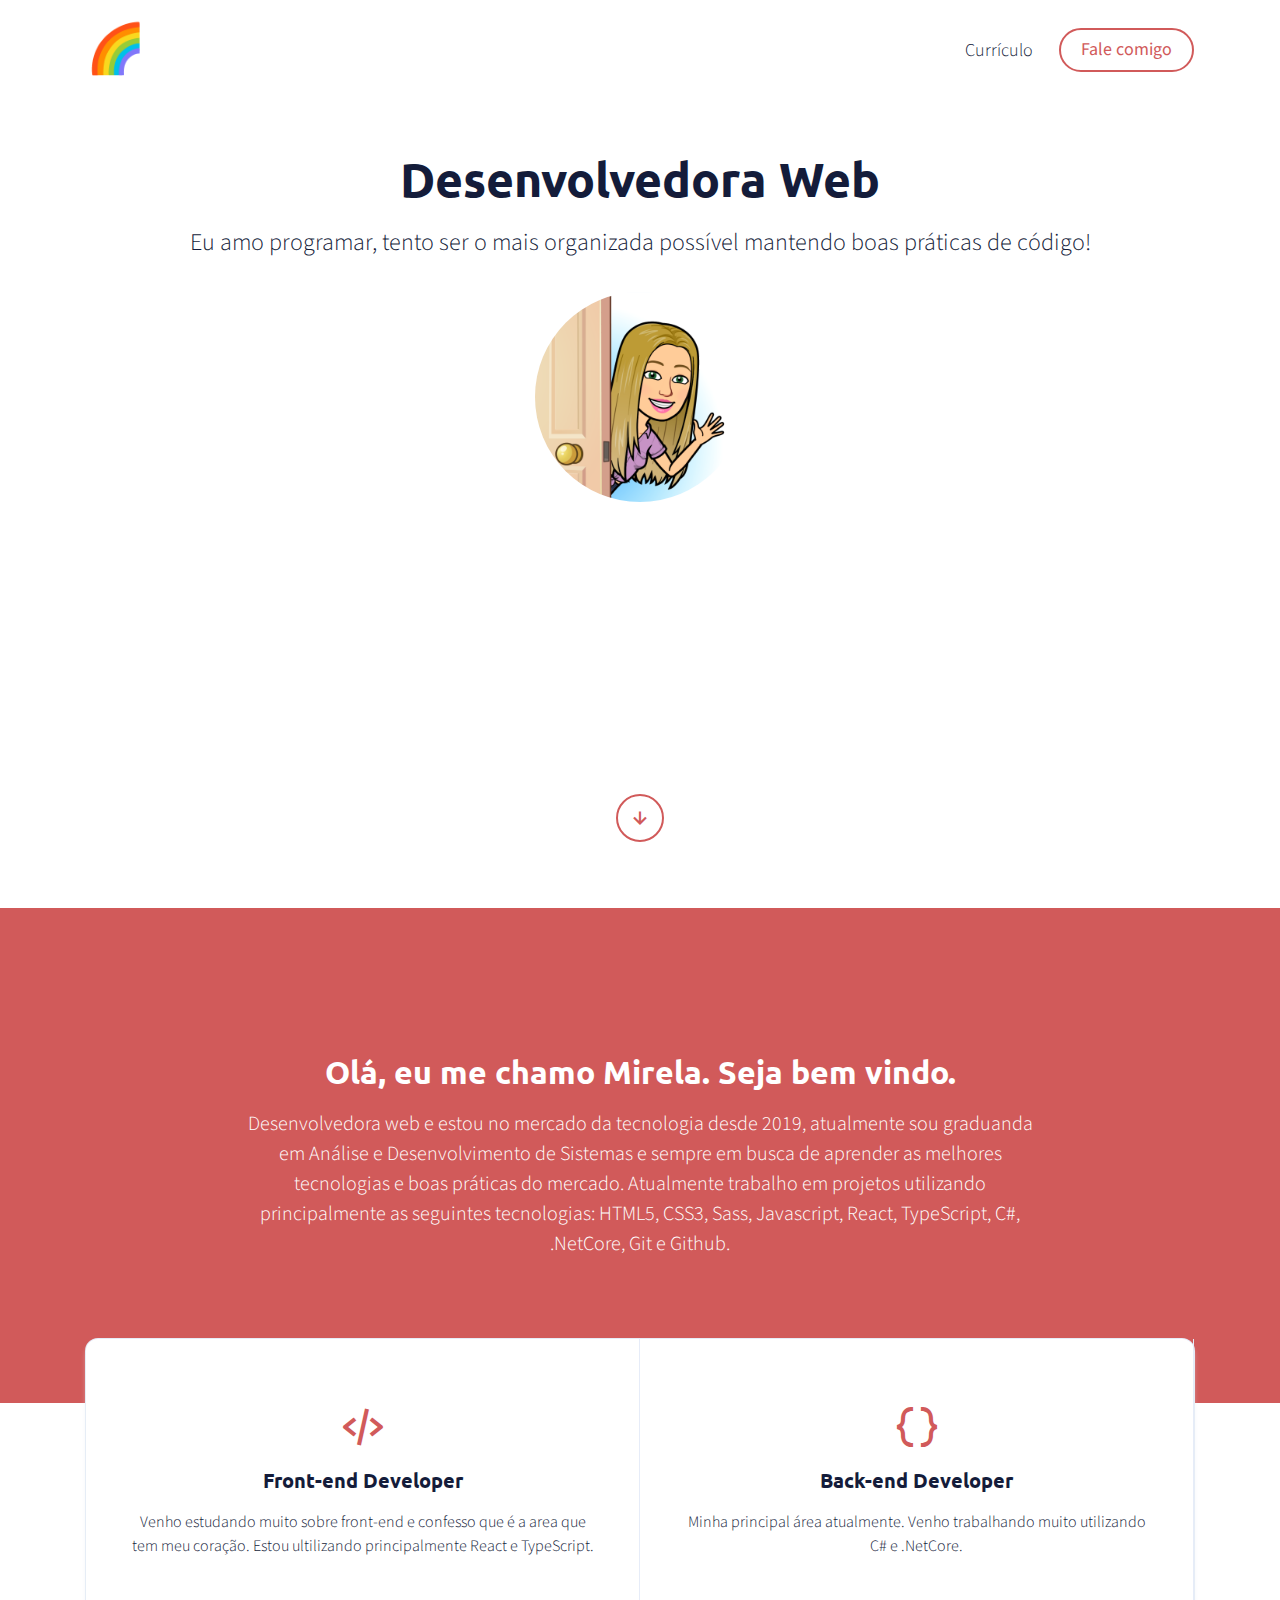
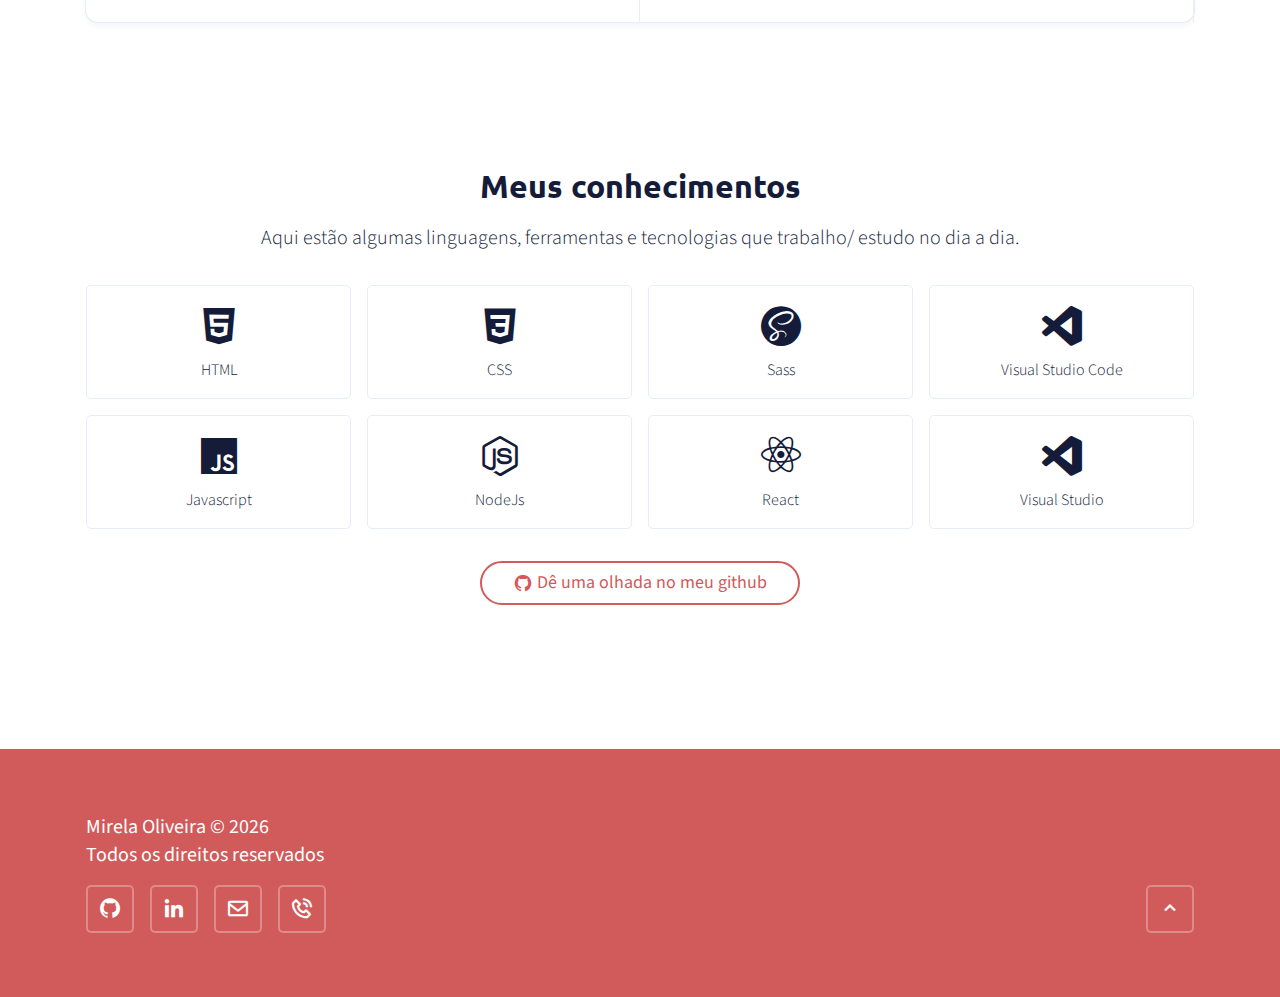
<file: index.html>
<!DOCTYPE html>
<html lang="pt-br">
  <head>
    <link rel="preconnect" href="https://fonts.googleapis.com" />
    <link rel="preconnect" href="https://fonts.gstatic.com" crossorigin />
    <meta charset="UTF-8" />
    <meta name="viewport" content="width=device-width, initial-scale=1.0" />
    <meta
      name="description"
      content="Desenvolvedor Front-End, Tecnólogo em Análise e Desenvolvimento de Sistemas"
    />
    <link rel="shortcut icon" href="favicon.ico" type="image/x-icon" />

    <!-- BOX ICONS -->
    <link
      href="https://unpkg.com/boxicons@2.1.2/css/boxicons.min.css"
      rel="stylesheet"
    />

    <!-- SWIPER -->
    <link
      rel="stylesheet"
      href="https://unpkg.com/swiper@8/swiper-bundle.min.css"
    />

    <!-- FONTS -->
    <link
      href="https://fonts.googleapis.com/css2?family=Source+Sans+Pro:ital,wght@0,300;0,400;1,300&family=Ubuntu:wght@700&display=swap"
      rel="stylesheet"
    />

    <link rel="stylesheet" href="css/reset.css" />
    <link rel="stylesheet" href="css/home.css" />

    <title>Mirela Oliveira | Desenvolvedora Web</title>
  </head>
  <body>
    <header class="header">
      <div class="container">
        <div class="header-brand">&#x1F308</div>
        <nav class="header-menu">
          <a download href="./assets/MirelaDomingos.pdf">Currículo</a>

          <a class="button" href="mailto:mireladomingos4@gmail.com">
            Fale comigo
          </a>
        </nav>
      </div>
    </header>

    <section class="hero">
      <div class="container">
        <h1 class="hero-title">Desenvolvedora Web</h1>
        <p class="hero-description">
          Eu amo programar, tento ser o mais organizada possível mantendo boas práticas de
          código!
        </p>

        <img
          class="hero-image"
          src="assets/perfil.png"
          alt="Mirela Oliveira"
        />

        <a aria-label="Rolar para baixo" class="scroll-down" href="#about">
          <i class="bx bx-down-arrow-alt"></i>
        </a>
      </div>
    </section>

    <section class="about py-5 px-2" id="about">
      <div class="container">
        <h2 class="title">Olá, eu me chamo Mirela. Seja bem vindo.</h2>
        <p class="description">
          Desenvolvedora web e estou no mercado da tecnologia desde 2019,
          atualmente sou graduanda em Análise e Desenvolvimento de Sistemas e sempre em busca de
          aprender as melhores tecnologias e boas práticas do mercado.
          Atualmente trabalho em projetos utilizando principalmente as seguintes
          tecnologias: HTML5, CSS3, Sass, Javascript, React, TypeScript, C#, .NetCore, Git e Github.
        </p>
      </div>
    </section>

    <div class="services">
      <div class="container">
        <div class="services-cards">
          <div class="service-card">
            <i class="bx bx-code-alt"></i>
            <h3>Front-end Developer</h3>
            <p>
             Venho estudando muito sobre front-end e confesso que é a area que tem meu coração. 
             Estou ultilizando principalmente React e TypeScript.
            </p>
          </div>

          <div class="service-card">
            <i class="bx bx-code-curly"></i>
            <h3>Back-end Developer</h3>
            <p>
             Minha principal área atualmente. Venho trabalhando muito utilizando C# e .NetCore.
            </p>
          </div>
        </div>
      </div>
    </div>

    <section class="skills py-5 px-2">
      <div class="container">
        <h2 class="title">Meus conhecimentos</h2>
        <p class="description">
          Aqui estão algumas linguagens, ferramentas e tecnologias que trabalho/ estudo
          no dia a dia.
        </p>

        <div class="skills-grid">
          <div class="skills-card">
            <i class="bx bxl-html5"></i>
            <span>HTML</span>
          </div>

          <div class="skills-card">
            <i class="bx bxl-css3"></i>
            <span>CSS</span>
          </div>

          <div class="skills-card">
            <i class="bx bxl-sass"></i>
            <span>Sass</span>
          </div>

          <div class="skills-card">
            <i class="bx bxl-visual-studio"></i>
            <span>Visual Studio Code</span>
          </div>

          <div class="skills-card">
            <i class="bx bxl-javascript"></i>
            <span>Javascript</span>
          </div>

          <div class="skills-card">
              <i class='bx bxl-nodejs'></i>
            <span>NodeJs</span>
          </div>

          <div class="skills-card">
            <i class="bx bxl-react"></i>
            <span>React</span>
          </div>

<div class="skills-card">
            <i class="bx bxl-visual-studio"></i>
            <span>Visual Studio </span>
          </div>
        </div>

        <a
          class="button github-link"
          href="https://github.com/MirelaOliveiraa"
          target="_blank"
        >
          <i class="bx bxl-github"></i> Dê uma olhada no meu github
        </a>
      </div>
    </section>

    <!-- <section class="testimonials px-2 pb-5">
      <div class="container">
        <h2 class="title">Depoimentos</h2>
        <p class="description">
          Algumas coisas boas ditas por pessoas que trabalharam comigo.
        </p>

        <div class="swiper">
          <div class="swiper-wrapper">
            <div class="swiper-slide">
              <div class="testimonial-block">
                <img src="assets/saulo.png" alt="Saulo Almeida" />
                <p>
                  "Tive o prazer de trabalhar com o Clodoaldo e, mesmo com pouca
                  experiência na época, pude notar o seu comprometimento e
                  responsabilidade. Ele é um excelente profissional que não se
                  contenta com pouco conhecimento e é isso que o torna um ótimo
                  programador, pois sempre está querendo aprender cada vez
                  mais."
                </p>

                <strong>Saulo Almeida</strong>
                <span>Back-end Developer</span>
              </div>
            </div>
            <div class="swiper-slide">
              <div class="testimonial-block">
                <img src="assets/mari.jpeg" alt="Marianne Gomes" />
                <p>
                  "Clodoaldo é um desenvolvedor incrível. Possui uma linha de
                  raciocínio rápida e eficaz na solução de diversos problemas
                  voltados a programação. Admiro muito sua capacidade de
                  inovação frente a tantos desafios e sua disponibilidade a
                  ajudar o próximo em suas trajetórias."
                </p>

                <strong>Marianne Gomes</strong>
                <span>Front-end Developer</span>
              </div>
            </div>
            <div class="swiper-slide">
              <div class="testimonial-block">
                <img src="assets/alerrandro.jpeg" alt="Alerrandro Tome" />
                <p>
                  "Clodoaldo foi um dos melhores front-end que eu já tive a
                  oportunidade de trabalhar. Nunca negou desafios e sempre que
                  precisou aprendeu novas coisas e entregou ótimos resultados."
                </p>

                <strong>Alerrandro Tome</strong>
                <span>Back-end Developer</span>
              </div>
            </div>
            <div class="swiper-slide">
              <div class="testimonial-block">
                <img src="assets/yuri.jpeg" alt="José Yuri Lima" />
                <p>
                  "Trabalhar ao lado do Clodoaldo foi uma ótima experiência,
                  sempre atento as novidades sobre a área de desenvolvimento, em
                  especial o front-end ,o que nos permita várias discussões
                  engrandecedoras sobre os processos e técnicas de
                  desenvolvimento."
                </p>

                <strong>José Yuri Lima</strong>
                <span>Front-end Developer</span>
              </div>
            </div>
          </div>

          <div class="swiper-pagination"></div>
        </div>
      </div>
    </section> -->

    <footer class="footer">
      <div class="container">
        <div class="footer-left">
          <p>Mirela Oliveira © <span id="year"></span></p>
          <p>Todos os direitos reservados</p>

          <div class="social-links">
            <a
              aria-label="Acessar Github"
              href="https://github.com/MirelaOliveiraa"
              target="_blank"
            >
              <i class="bx bxl-github"></i>
            </a>

            <a
              aria-label="Acessar Linkedin"
              href="https://www.linkedin.com/in/mirela-domingos-04655b227"
              target="_blank"
            >
              <i class="bx bxl-linkedin"></i>
            </a>

            <!-- <a
              aria-label="Acessar Instagram"
              href="https://www.instagram.com/clododev/"
              target="_blank"
            >
              <i class="bx bxl-instagram"></i>
            </a> -->

            <a
              aria-label="Enviar email"
              href="mailto:mireladomingos4@gmail.com"
              target="_blank"
            >
              <i class="bx bx-envelope"></i>
            </a>

            <a
              aria-label="Ligar para o celular"
              href="tel:85992290177"
              target="_blank"
            >
              <i class="bx bx-phone-call"></i>
            </a>
          </div>
        </div>

        <div class="footer-right">
          <button
            type="button"
            aria-label="Ir para o topo da página"
            class="scroll-top"
          >
            <i class="bx bx-chevron-up"></i>
          </button>
        </div>
      </div>
    </footer>

    <script src="https://unpkg.com/swiper@8/swiper-bundle.min.js"></script>
    <script src="js/main.js"></script>
  </body>
</html>
</file>
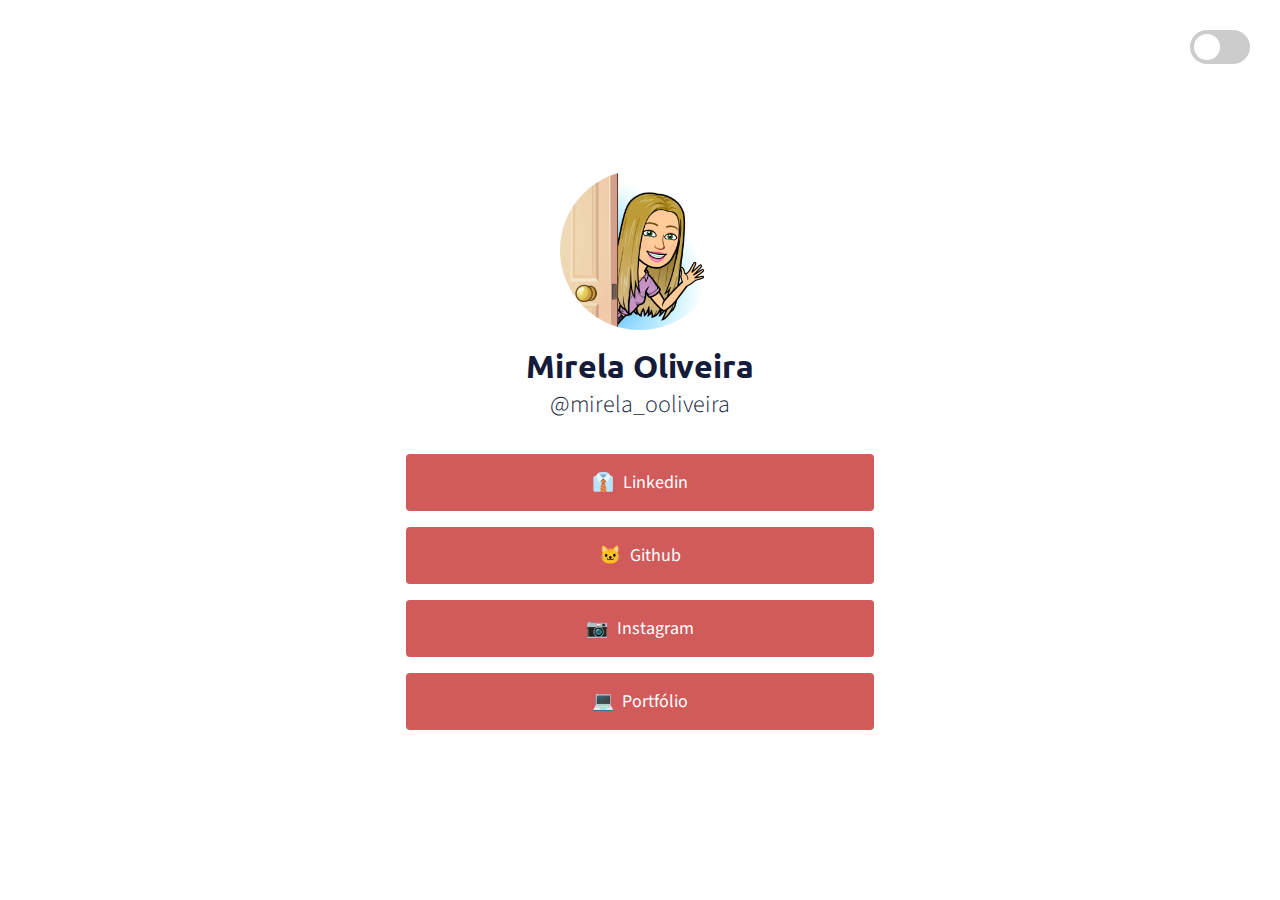
<file: bio.html>
<!DOCTYPE html>
<html lang="pt-br">
  <head>
    <link rel="preconnect" href="https://fonts.googleapis.com" />
    <link rel="preconnect" href="https://fonts.gstatic.com" crossorigin />
    <meta charset="UTF-8" />
    <meta name="viewport" content="width=device-width, initial-scale=1.0" />
    <meta
      name="description"
      content="Desenvolvedora web, Graduanda em Análise e Desenvolvimento de Sistemas"
    />

    <link rel="shortcut icon" href="favicon.ico" type="image/x-icon" />

    <!-- FONTS -->
    <link
      href="https://fonts.googleapis.com/css2?family=Source+Sans+Pro:ital,wght@0,300;0,400;1,300&family=Ubuntu:wght@700&display=swap"
      rel="stylesheet"
    />

    <link rel="stylesheet" href="css/reset.css" />
    <link rel="stylesheet" href="css/bio.css" />

    <title>Mirela Oliveira | Bio</title>
  </head>
  <body>
    <div class="bio-wrapper">
      <div class="switch-theme">
        <label class="switch">
          <input id="toggle-switch" type="checkbox" />
          <span class="slider round"></span>
        </label>
      </div>

      <div class="bio-container">
        <div class="bio-profile">
          <img src="assets/perfil.png" alt="Mirela Oliveira" />

          <h1>Mirela Oliveira</h1>
          <p>@mirela_ooliveira</p>
        </div>

        <div class="bio-links">
          <a
            class="bio-link"
              href="https://www.linkedin.com/in/mirela-domingos-04655b227"
            target="_blank"
          >
            <span class="bio-link-emoji">👔</span>
            Linkedin
          </a>

          <a
            class="bio-link"
            href="https://github.com/MirelaOliveiraa"
            target="_blank"
          >
            <span class="bio-link-emoji">🐱</span>
            Github
          </a>

          <a
            class="bio-link"
            href="https://www.instagram.com/mirela_ooliveira/"
            target="_blank"
          >
            <span class="bio-link-emoji">📷</span>
            Instagram
          </a>

          <a
            class="bio-link"
            href="https://MirelaOliveiraa.github.io/"
            target="_blank"
          >
            <span class="bio-link-emoji">💻</span>
            Portfólio
          </a>
        </div>
      </div>
    </div>

    <script src="js/theme.js"></script>
  </body>
</html>
</file>
<file: css/home.css>
.py-5 {
  padding-top: 9rem;
  padding-bottom: 9rem;
}

.pb-5 {
  padding-bottom: 9rem;
}

.px-2 {
  padding-right: 1rem;
  padding-left: 1rem;
}

.title {
  font-size: 2rem;
  margin-bottom: 1rem;
}

.description {
  font-size: 1.25rem;
  line-height: 1.5;
}

.swiper {
  padding-bottom: 2.5rem;
}

.swiper-pagination-bullet {
  width: 1.125rem;
  height: 1.125rem;
}

.swiper-pagination-bullet-active {
  background-color: var(--purple-500);
}

/* CONTAINER */
.container {
  max-width: 1140px;
  width: 100%;
  margin: 0 auto;
  padding: 0 1rem;
}

/* BUTTON */
.button {
  height: 2.75rem;
  padding: 0 1.25rem;

  display: flex;
  align-items: center;
  justify-content: center;

  gap: 0.3rem;

  border-radius: 100px;
  border: 2px solid var(--purple-500);
  color: var(--purple-500);
  background-color: transparent;
  font-size: 1.125rem;
  font-weight: 400;
  line-height: 0;
  cursor: pointer;

  transition: 0.2s;
}

.button:hover {
  background-color: var(--purple-500);
  color: var(--white);
}

.button i {
  font-size: 1.25rem;
}

/* BUTTON SCROLL */
.scroll-down {
  margin-top: auto;
  height: 3rem;
  width: 3rem;
  margin-bottom: 0.5rem;

  border: 2px solid var(--purple-500);
  border-radius: 50%;

  display: flex;
  align-items: center;
  justify-content: center;

  transform: translateY(-10px);
  transition: 0.3s;
}

.scroll-down:hover {
  transform: translateX(0);
}

.scroll-down i {
  font-size: 1.5rem;
  color: var(--purple-500);
}

/* HEADER */
.header {
  padding: 1rem 0;
}

.header > .container {
  display: flex;
  align-items: center;
  justify-content: space-between;
}

.header-brand {
  font-size: 3rem;
}

.header-menu {
  display: flex;
  align-items: center;
  gap: 1rem;
}

.header-menu > a:first-child {
  padding: 0.625rem;
  font-size: 1.125rem;
  font-weight: 300;
  color: var(--gray-500);
  transition: 0.2s;
}

.header-menu > a:first-child:hover {
  color: var(--purple-500);
}

/* HERO */
.hero {
  height: calc(100vh - 92px);
  padding: 3rem 0;
}

.hero > .container {
  height: 100%;
  display: flex;
  flex-direction: column;
  align-items: center;
  justify-content: center;
  text-align: center;
}

.hero-title {
  font-size: 3rem;
  margin-bottom: 1rem;
}

.hero-description {
  font-size: 1.5rem;
  margin-bottom: 2rem;
}

.hero-image {
  width: 210px;
  border-radius: 100%;
}

/* ABOUT */
.about {
  background-color: var(--purple-500);
  color: var(--white);
}

.about > .container {
  text-align: center;
}

.about > .container p {
  max-width: 785px;
  margin: 0 auto;
}

/* SERVICES */
.services-cards {
  background-color: var(--white);
  display: flex;
  align-items: center;
  margin-top: -4rem;
  box-shadow: 0 5px 5px 0 rgb(233 240 243 / 50%), 0 0 0 1px #e6ecf8;
  border-radius: 12px;
}

.service-card {
  flex: 1;
  text-align: center;
  padding: 4rem 2.5rem;

  display: flex;
  flex-direction: column;
}

.service-card i {
  font-size: 3rem;
  color: var(--purple-500);
}

.service-card h3 {
  font-size: 1.25rem;
  margin: 1rem 0;
}

.service-card p {
  line-height: 1.5;
}

.service-card:nth-child(2) {
  border-right: 1px solid #e6ecf8;
  border-left: 1px solid #e6ecf8;
}

/* SKILLS */
.skills {
  text-align: center;
}

.skills-grid {
  margin: 2rem 0;
  display: grid;
  grid-template-columns: repeat(4, 1fr);
  gap: 1rem;
}

.skills-card {
  border: 1px solid #e6ecf8;
  display: flex;
  flex-direction: column;
  align-items: center;
  justify-content: center;

  padding: 1rem;
  border-radius: 5px;

  transition: 0.2s;
}

.skills-card i {
  font-size: 3rem;
  margin-bottom: 0.5rem;
}

.skills-card span {
  font-size: 1rem;
  line-height: 1.5;
}

.skills-card:hover {
  border-color: var(--purple-500);
}

.skills-card:hover i,
.skills-card:hover span {
  color: var(--purple-500);
}

.skills .button {
  max-width: 20rem;
  margin: 0 auto;
}

/* TESTIMONIALS */
.testimonials {
  text-align: center;
}

.testimonial-block {
  margin-top: 4rem;

  display: flex;
  flex-direction: column;
  align-items: center;
  justify-content: center;
}

.testimonial-block img {
  width: 6rem;
  height: 6rem;
  border-radius: 50%;
  margin-bottom: 1rem;
}

.testimonial-block p {
  font-size: 1.5rem;
  line-height: 1.4;
  margin-bottom: 2.5rem;
  max-width: 50rem;
  font-style: italic;
}

.testimonial-block strong {
  font-family: 'Ubuntu', sans-serif;
  font-weight: bold;
  font-size: 1.25rem;
  margin-bottom: 0.2rem;
}

.testimonial-block span {
  margin-bottom: 2rem;
}

/* FOOTER */
.footer {
  padding: 4rem 0;
  background-color: var(--purple-500);
}

.footer > .container {
  display: flex;
  align-items: flex-end;
  justify-content: space-between;
}

.footer-left p {
  color: var(--white);
  font-size: 1.25rem;
  font-weight: 400;
  line-height: 1.4;
}

.social-links {
  margin-top: 1rem;
  display: flex;
  align-items: center;
  justify-content: center;
  flex-wrap: wrap;
  gap: 1rem;
}

.social-links a,
.scroll-top {
  height: 3rem;
  width: 3rem;
  border-radius: 5px;
  background-color: transparent;
  border: 2px solid rgba(255, 255, 255, 0.3);
  display: flex;
  align-items: center;
  justify-content: center;

  transition: 0.2s;
  cursor: pointer;
}

.social-links a i,
.scroll-top i {
  font-size: 1.5rem;
  color: var(--white);
}

.social-links a:hover,
.scroll-top:hover {
  background-color: var(--white);
}

.social-links a:hover i,
.scroll-top:hover i {
  color: var(--purple-500);
}

/* RESPONSIVE */
@media only screen and (max-width: 1024px) {
  .py-5 {
    padding-top: 5rem;
    padding-bottom: 5rem;
  }

  .pb-5 {
    padding-bottom: 5rem;
  }

  .hero-title {
    font-size: 2.5rem;
  }

  .hero-description {
    font-size: 1.25rem;
  }

  .services-cards {
    margin-top: -3rem;
  }

  .about {
    padding-bottom: 6rem;
  }
}

@media only screen and (max-width: 768px) {
  .title {
    font-size: 1.5rem;
  }

  .hero {
    height: auto;
  }

  .hero-title {
    font-size: 2rem;
  }

  .scroll-down {
    display: none;
  }

  .services-cards {
    flex-direction: column;
  }

  .service-card {
    width: 100%;
  }

  .service-card:nth-child(2) {
    border-left: 0;
    border-right: 0;
    border-bottom: 1px solid #e6ecf8;
    border-top: 1px solid #e6ecf8;
  }

  .skills-grid {
    grid-template-columns: repeat(3, 1fr);
  }

  .testimonial-block p {
    font-size: 1.25rem;
  }

  .footer > .container {
    justify-content: center;
  }

  .footer-left {
    text-align: center;
  }

  .footer-right {
    display: none;
  }
}

@media only screen and (max-width: 560px) {
  .skills-grid {
    grid-template-columns: 1fr 1fr;
  }

  .skills-card {
    border: none;
    padding: 0.5rem;
  }
}

@media only screen and (max-width: 360px) {
  .github-link {
    display: none;
  }

  .header > .container,
  .header-menu {
    flex-direction: column;
  }

  .header-brand {
    margin-bottom: 0.5rem;
  }

  .header-menu {
    gap: 0.5rem;
  }
}
</file>
<file: css/bio.css>
/* BIO */
.bio-wrapper {
  height: 100vh;
  width: 100%;

  display: flex;
  flex-direction: column;
  align-items: center;
  justify-content: center;
}

.bio-wrapper[data-theme='dark'] {
  background-color: var(--gray-800);
  color: var(--gray-200);
}

.bio-container {
  max-width: 500px;
  width: 100%;
  margin: 0 auto;
  padding: 0 1rem;
}

.bio-profile {
  display: flex;
  flex-direction: column;
  align-items: center;
  text-align: center;
  margin-bottom: 2rem;
}

.bio-profile img {
  height: 10rem;
  width: 10rem;
  border-radius: 100%;
  margin-bottom: 1rem;
}

.bio-profile > h1 {
  font-size: 2rem;
}

.bio-profile > p {
  font-size: 1.5rem;
}

.bio-links {
  display: flex;
  flex-direction: column;
  gap: 1rem;
}

.bio-link {
  width: 100%;
  display: inline-block;
  text-align: center;

  padding: 1rem;
  border-radius: 4px;
  font-weight: 400;
  font-size: 1.125rem;
  background-color: var(--purple-500);
  color: var(--white);

  transition: 200ms;
}

.bio-link:hover {
  filter: brightness(0.9);
}

.bio-link-emoji {
  display: inline-block;
  margin-right: 0.3rem;
}

/* SWITCH */
.switch-theme {
  position: absolute;
  right: 30px;
  top: 30px;
}

.switch {
  position: relative;
  display: inline-block;
  width: 3.75rem;
  height: 2.125rem;
}

.switch input {
  opacity: 0;
  width: 0;
  height: 0;
}

.slider {
  position: absolute;
  cursor: pointer;
  top: 0;
  left: 0;
  right: 0;
  bottom: 0;
  background-color: #ccc;
  transition: 0.4s;
}

.slider:before {
  position: absolute;
  content: '';
  height: 26px;
  width: 26px;
  left: 4px;
  bottom: 4px;
  background-color: var(--white);
  transition: 0.4s;
}

input:checked + .slider {
  background-color: var(--purple-500);
}

input:focus + .slider {
  box-shadow: 0 0 1px var(--purple-500);
}

input:checked + .slider:before {
  transform: translateX(26px);
}

.slider.round {
  border-radius: 34px;
}

.slider.round:before {
  border-radius: 50%;
}
</file>
